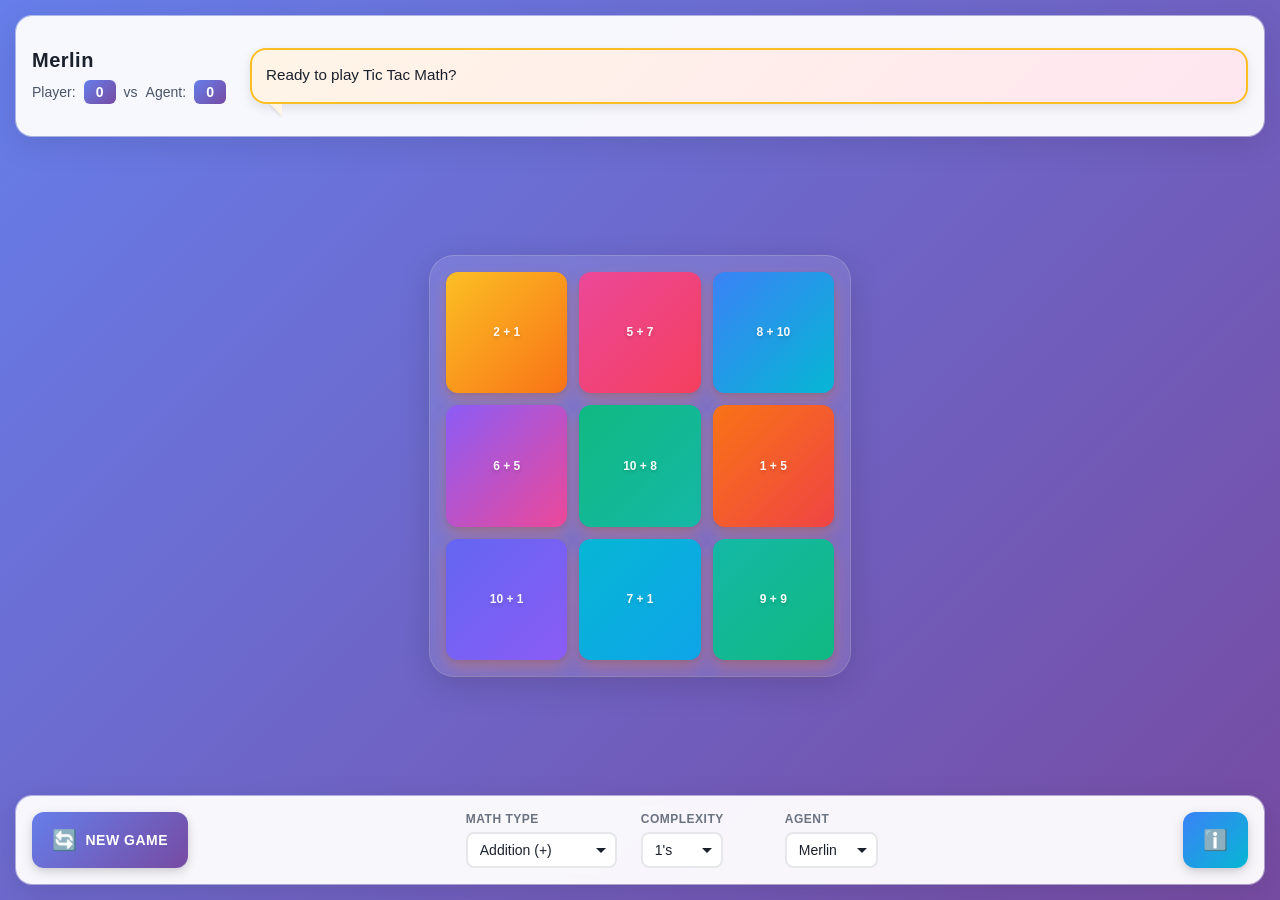
<file: docs/index.html>
<!doctype html>
<html lang="en">
  <head>
    <meta charset="utf-8">
    <meta name="viewport" content="width=device-width, initial-scale=1.0, viewport-fit=cover">
    <meta name="description" content="Tic Tac Math - A fun math game with classic agents">
    <meta name="author" content="Luke Liukonen">
    <meta name="theme-color" content="#6366f1">
    <link rel="apple-touch-icon" href="./img/icon512.png">
    <link rel="manifest" href="manifest.json">
    <link rel="icon" href="./favicon.ico">
    <title>Tic Tac Math</title>
    <link rel="stylesheet" type="text/css" href="./css/game.css">
  </head>
  <body>
    <div id="game-container" class="game-container">
      
      <!-- Agent Stage (Top Row) -->
      <header class="agent-stage">
        <div class="agent-area">
          <div class="agent-placeholder" id="agentPlaceholder">
            <div class="agent-icon">🧙</div>
          </div>
          <div class="agent-info">
            <div class="agent-name" id="agentName">Merlin</div>
            <div class="score-display">
              <span>Player:</span>
              <span class="score-value" id="playerScore">0</span>
              <span class="score-vs">vs</span>
              <span>Agent:</span>
              <span class="score-value" id="agentScore">0</span>
            </div>
          </div>
        </div>
        <div class="speech-bubble" id="speechBubble">
          <div class="speech-content" id="speechContent">
            Ready to play Tic Tac Math?
          </div>
          <div class="speech-tail"></div>
        </div>
      </header>

      <!-- Game Arena (Middle Row) -->
      <main class="game-arena">
        <div class="board" id="gameBoard">
          <!-- 9 cells will be generated here -->
        </div>
      </main>

      <!-- Control Deck (Bottom Row) -->
      <footer class="control-deck">
        <div class="controls-left">
          <button class="btn btn-reset" id="resetBtn" title="Start a new game">
            <span class="btn-icon">🔄</span>
            <span class="btn-label">New Game</span>
          </button>
        </div>
        <div class="controls-center">
          <div class="config-group">
            <label for="mathTypeSelect" class="config-label">Math Type</label>
            <select id="mathTypeSelect" class="config-select">
              <option value="+">Addition (+)</option>
              <option value="-">Subtraction (−)</option>
              <option value="x">Multiplication (×)</option>
              <option value="÷">Division (÷)</option>
            </select>
          </div>
          <div class="config-group">
            <label for="complexitySelect" class="config-label">Complexity</label>
            <select id="complexitySelect" class="config-select">
              <option value="1">1's</option>
              <option value="2">10's</option>
              <option value="3">100's</option>
            </select>
          </div>
          <div class="config-group">
            <label for="agentSelect" class="config-label">Agent</label>
            <select id="agentSelect" class="config-select">
              <option value="Merlin">Merlin</option>
              <option value="Clippy">Clippy</option>
              <option value="Bonzi">Bonzi</option>
              <option value="Genie">Genie</option>
              <option value="Peedy">Peedy</option>
              <option value="Rover">Rover</option>
              <option value="Rocky">Rocky</option>
              <option value="Genius">Genius</option>
              <option value="F1">F1</option>
              <option value="Links">Links</option>
            </select>
          </div>
        </div>
        <div class="controls-right">
          <button class="btn btn-info" id="infoBtn" title="Game info">
            <span class="btn-icon">ℹ️</span>
          </button>
        </div>
      </footer>

    </div>

    <!-- Modal Overlay for Numeric Input -->
    <div class="modal-overlay hidden" id="modalOverlay">
      <div class="modal-content">
        <div class="modal-header">
          <h2 id="modalEquation" class="modal-equation">5 + 3 = ?</h2>
        </div>
        <div class="modal-body">
          <div class="input-display" id="inputDisplay">0</div>
          <div class="numeric-keypad" id="numericKeypad">
            <button class="keypad-btn" data-key="1">1</button>
            <button class="keypad-btn" data-key="2">2</button>
            <button class="keypad-btn" data-key="3">3</button>
            <button class="keypad-btn" data-key="4">4</button>
            <button class="keypad-btn" data-key="5">5</button>
            <button class="keypad-btn" data-key="6">6</button>
            <button class="keypad-btn" data-key="7">7</button>
            <button class="keypad-btn" data-key="8">8</button>
            <button class="keypad-btn" data-key="9">9</button>
            <button class="keypad-btn" data-key="0">0</button>
            <button class="keypad-btn keypad-delete" id="deleteBtn" title="Delete">⌫</button>
            <button class="keypad-btn keypad-clear" id="clearBtn" title="Clear all">C</button>
          </div>
        </div>
        <div class="modal-footer">
          <button class="btn btn-modal-secondary" id="modalCancelBtn">Cancel</button>
          <button class="btn btn-modal-primary" id="modalSubmitBtn">Check Answer</button>
        </div>
      </div>
    </div>

    <!-- Info Modal -->
    <div class="modal-overlay" id="infoModal" style="display: none;">
      <div class="modal-content modal-info">
        <div class="modal-header">
          <h2>Tic Tac Math</h2>
        </div>
        <div class="modal-body">
          <p>A playful math game where you race against a classic Microsoft Agent to solve Tic Tac Toe with math!</p>
          <p><strong>How to Play:</strong></p>
          <ul>
            <li>Tap any empty cell to answer the math equation</li>
            <li>Get three in a row (horizontal, vertical, or diagonal) to win</li>
            <li>The agent will take its turn if you don't win first</li>
          </ul>
          <p><strong>Controls:</strong></p>
          <ul>
            <li>Use the numeric keypad to enter answers</li>
            <li>Customize game settings in the control deck</li>
          </ul>
          <p style="margin-top: 2rem; font-size: 0.875rem; opacity: 0.7;">
            Tic Tac Math © 2024 | Original game by Luke Liukonen<br>
            <a href="https://github.com/liukonen/tictacmath" style="color: inherit;">View on GitHub</a>
          </p>
        </div>
        <div class="modal-footer">
          <button class="btn btn-modal-primary" id="closeInfoBtn">Close</button>
        </div>
      </div>
    </div>

    <!-- jQuery required for Clippy agents -->
    <script src="https://code.jquery.com/jquery-3.6.0.min.js"></script>
    <script src="./clippy/clippy.mod.min.js"></script>
    <script src="./js/agent-manager.js"></script>
    <script src="./js/game.js"></script>
  </body>
</html>
</file>
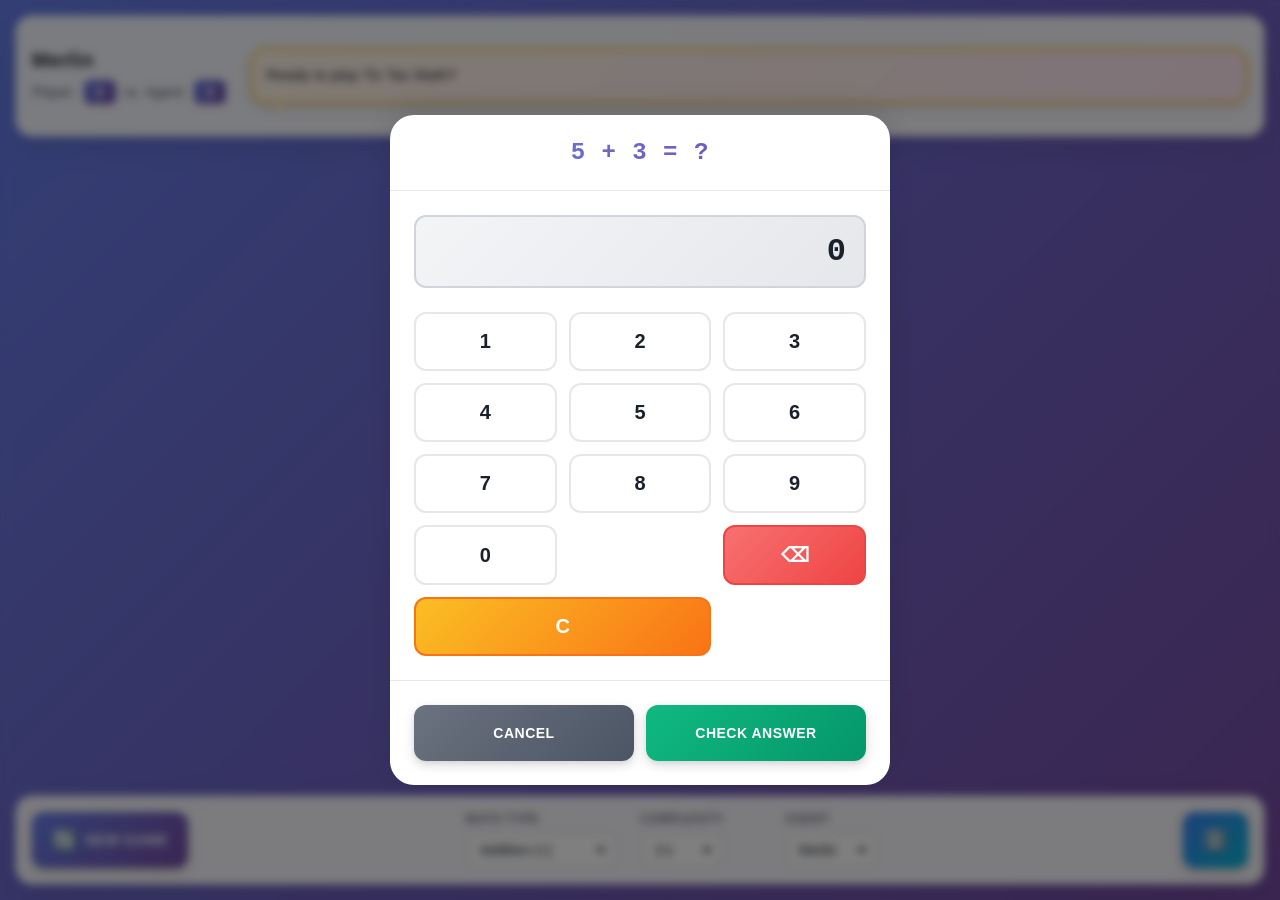
<file: docs/index-og.html>
<!doctype html>
<html lang="en">
  <head>
    <meta charset="utf-8">
    <meta name="viewport" content="width=device-width, initial-scale=1.0, viewport-fit=cover">
    <meta name="description" content="Tic Tac Math - A fun math game with classic agents">
    <meta name="author" content="Luke Liukonen">
    <meta name="theme-color" content="#6366f1">
    <link rel="apple-touch-icon" href="./img/icon512.png">
    <link rel="manifest" href="manifest.json">
    <link rel="icon" href="./favicon.ico">
    <title>Tic Tac Math</title>
    <link rel="stylesheet" type="text/css" href="./css/game.css">
  </head>
  <body>
    <div id="game-container" class="game-container">
      
      <!-- Agent Stage (Top Row) -->
      <header class="agent-stage">
        <div class="agent-area">
          <div class="agent-placeholder" id="agentPlaceholder">
            <div class="agent-icon">🧙</div>
          </div>
          <div class="agent-info">
            <div class="agent-name" id="agentName">Merlin</div>
            <div class="score-display">
              <span>Player:</span>
              <span class="score-value" id="playerScore">0</span>
              <span class="score-vs">vs</span>
              <span>Agent:</span>
              <span class="score-value" id="agentScore">0</span>
            </div>
          </div>
        </div>
        <div class="speech-bubble" id="speechBubble">
          <div class="speech-content" id="speechContent">
            Ready to play Tic Tac Math?
          </div>
          <div class="speech-tail"></div>
        </div>
      </header>

      <!-- Game Arena (Middle Row) -->
      <main class="game-arena">
        <div class="board" id="gameBoard">
          <!-- 9 cells will be generated here -->
        </div>
      </main>

      <!-- Control Deck (Bottom Row) -->
      <footer class="control-deck">
        <div class="controls-left">
          <button class="btn btn-reset" id="resetBtn" title="Start a new game">
            <span class="btn-icon">🔄</span>
            <span class="btn-label">New Game</span>
          </button>
        </div>
        <div class="controls-center">
          <div class="config-group">
            <label for="mathTypeSelect" class="config-label">Math Type</label>
            <select id="mathTypeSelect" class="config-select">
              <option value="+">Addition (+)</option>
              <option value="-">Subtraction (−)</option>
              <option value="x">Multiplication (×)</option>
              <option value="÷">Division (÷)</option>
            </select>
          </div>
          <div class="config-group">
            <label for="complexitySelect" class="config-label">Complexity</label>
            <select id="complexitySelect" class="config-select">
              <option value="1">1's</option>
              <option value="2">10's</option>
              <option value="3">100's</option>
            </select>
          </div>
          <div class="config-group">
            <label for="agentSelect" class="config-label">Agent</label>
            <select id="agentSelect" class="config-select">
              <option value="Merlin">Merlin</option>
              <option value="Clippy">Clippy</option>
              <option value="Bonzi">Bonzi</option>
              <option value="Genie">Genie</option>
              <option value="Peedy">Peedy</option>
              <option value="Rover">Rover</option>
              <option value="Rocky">Rocky</option>
              <option value="Genius">Genius</option>
              <option value="F1">F1</option>
              <option value="Links">Links</option>
            </select>
          </div>
        </div>
        <div class="controls-right">
          <button class="btn btn-info" id="infoBtn" title="Game info">
            <span class="btn-icon">ℹ️</span>
          </button>
        </div>
      </footer>

    </div>

    <!-- Modal Overlay for Numeric Input -->
    <div class="modal-overlay" id="modalOverlay">
      <div class="modal-content">
        <div class="modal-header">
          <h2 id="modalEquation" class="modal-equation">5 + 3 = ?</h2>
        </div>
        <div class="modal-body">
          <div class="input-display" id="inputDisplay">0</div>
          <div class="numeric-keypad" id="numericKeypad">
            <button class="keypad-btn" data-key="1">1</button>
            <button class="keypad-btn" data-key="2">2</button>
            <button class="keypad-btn" data-key="3">3</button>
            <button class="keypad-btn" data-key="4">4</button>
            <button class="keypad-btn" data-key="5">5</button>
            <button class="keypad-btn" data-key="6">6</button>
            <button class="keypad-btn" data-key="7">7</button>
            <button class="keypad-btn" data-key="8">8</button>
            <button class="keypad-btn" data-key="9">9</button>
            <button class="keypad-btn" data-key="0">0</button>
            <button class="keypad-btn keypad-delete" id="deleteBtn" title="Delete">⌫</button>
            <button class="keypad-btn keypad-clear" id="clearBtn" title="Clear all">C</button>
          </div>
        </div>
        <div class="modal-footer">
          <button class="btn btn-modal-secondary" id="modalCancelBtn">Cancel</button>
          <button class="btn btn-modal-primary" id="modalSubmitBtn">Check Answer</button>
        </div>
      </div>
    </div>

    <!-- Info Modal -->
    <div class="modal-overlay" id="infoModal" style="display: none;">
      <div class="modal-content modal-info">
        <div class="modal-header">
          <h2>Tic Tac Math</h2>
        </div>
        <div class="modal-body">
          <p>A playful math game where you race against a classic Microsoft Agent to solve Tic Tac Toe with math!</p>
          <p><strong>How to Play:</strong></p>
          <ul>
            <li>Tap any empty cell to answer the math equation</li>
            <li>Get three in a row (horizontal, vertical, or diagonal) to win</li>
            <li>The agent will take its turn if you don't win first</li>
          </ul>
          <p><strong>Controls:</strong></p>
          <ul>
            <li>Use the numeric keypad to enter answers</li>
            <li>Customize game settings in the control deck</li>
          </ul>
          <p style="margin-top: 2rem; font-size: 0.875rem; opacity: 0.7;">
            Tic Tac Math © 2024 | Original game by Luke Liukonen<br>
            <a href="https://github.com/liukonen/tictacmath" style="color: inherit;">View on GitHub</a>
          </p>
        </div>
        <div class="modal-footer">
          <button class="btn btn-modal-primary" id="closeInfoBtn">Close</button>
        </div>
      </div>
    </div>

    <script src="./js/game.js"></script>
    <script src="./clippy/clippy.mod.min.js"></script>
    <script src="./js/agent-manager.js"></script>
  </body>
</html>
</file>
<file: docs/css/game.css>
/* =====================================================================
   TIC TAC MATH - Vanilla CSS (ES6+)
   A vibrant, playful, tactile game UI
   ===================================================================== */

/* =====================================================================
   Reset & Global Styles
   ===================================================================== */

*,
*::before,
*::after {
  box-sizing: border-box;
  margin: 0;
  padding: 0;
}

html,
body {
  width: 100%;
  height: 100%;
  margin: 0;
  padding: 0;
  font-family: -apple-system, BlinkMacSystemFont, 'Segoe UI', 'Roboto', 'Oxygen',
    'Ubuntu', 'Cantarell', 'Fira Sans', 'Droid Sans', 'Helvetica Neue',
    sans-serif;
  -webkit-font-smoothing: antialiased;
  -moz-osx-font-smoothing: grayscale;
  overflow: visible;
  touch-action: manipulation;
  background: linear-gradient(135deg, #667eea 0%, #764ba2 25%, #f093fb 50%, #4facfe 75%, #00f2fe 100%);
  background-size: 400% 400%;
  animation: gradientShift 15s ease infinite;
}

@keyframes gradientShift {
  0% {
    background-position: 0% 50%;
  }
  50% {
    background-position: 100% 50%;
  }
  100% {
    background-position: 0% 50%;
  }
}

/* =====================================================================
   Game Container & Layout (CSS Grid)
   ===================================================================== */

.game-container {
  display: grid;
  grid-template-rows: auto 1fr auto;
  width: 100vw;
  height: 100dvh;
  gap: 1rem;
  padding: 1rem;
  background: transparent;
}

/* =====================================================================
   Agent Stage (Top Row)
   ===================================================================== */

.agent-stage {
  display: flex;
  align-items: center;
  gap: 1.5rem;
  background: rgba(255, 255, 255, 0.95);
  backdrop-filter: blur(10px);
  border-radius: 1rem;
  padding: 1rem;
  box-shadow: 0 8px 32px rgba(0, 0, 0, 0.1),
    0 0 0 1px rgba(255, 255, 255, 0.5);
  min-height: 120px;
  flex-wrap: wrap;
}

.agent-area {
  display: flex;
  align-items: center;
  gap: 1rem;
  flex: 0 0 auto;
  min-width: fit-content;
}

.agent-placeholder {
  display: none;
  align-items: center;
  justify-content: center;
  width: 80px;
  height: 80px;
  background: linear-gradient(135deg, #667eea 0%, #764ba2 100%);
  border-radius: 50%;
  box-shadow: 0 8px 24px rgba(102, 126, 234, 0.4);
  flex-shrink: 0;
}

.agent-icon {
  font-size: 3rem;
  animation: agentBob 3s ease-in-out infinite;
}

@keyframes agentBob {
  0%,
  100% {
    transform: translateY(0);
  }
  50% {
    transform: translateY(-8px);
  }
}

.agent-placeholder.agent-thinking .agent-icon {
  animation: agentThink 0.6s ease-in-out infinite;
}

@keyframes agentThink {
  0%,
  100% {
    transform: scale(1) rotate(0deg);
  }
  50% {
    transform: scale(1.1) rotate(5deg);
  }
}

.agent-placeholder.agent-celebrating .agent-icon {
  animation: agentCelebrate 0.5s ease-in-out infinite;
}

@keyframes agentCelebrate {
  0%,
  100% {
    transform: scale(1) rotate(0deg);
  }
  25% {
    transform: scale(1.15) rotate(-10deg);
  }
  75% {
    transform: scale(1.15) rotate(10deg);
  }
}

.agent-info {
  display: flex;
  flex-direction: column;
  justify-content: center;
  gap: 0.5rem;
}

.agent-name {
  font-size: 1.25rem;
  font-weight: 700;
  color: #1a202c;
  letter-spacing: 0.5px;
}

.score-display {
  display: flex;
  align-items: center;
  gap: 0.5rem;
  font-size: 0.875rem;
  color: #4a5568;
  font-weight: 500;
}

.score-value {
  display: inline-block;
  min-width: 2rem;
  padding: 0.25rem 0.5rem;
  background: linear-gradient(135deg, #667eea 0%, #764ba2 100%);
  color: white;
  border-radius: 0.375rem;
  font-weight: 700;
  text-align: center;
}

.speech-bubble {
  flex: 1;
  min-width: 250px;
  background: linear-gradient(135deg, #fff5e6 0%, #ffe6f0 100%);
  border-radius: 1rem;
  padding: 1rem;
  box-shadow: inset 0 0 0 2px #fbbf24, 0 4px 12px rgba(0, 0, 0, 0.1);
  position: relative;
  font-size: 0.95rem;
  line-height: 1.5;
  color: #1a202c;
  font-weight: 500;
  word-wrap: break-word;
}

.speech-bubble::after {
  content: '';
  position: absolute;
  bottom: -12px;
  left: 20px;
  width: 0;
  height: 0;
  border: 6px solid transparent;
  border-top-color: #fff5e6;
  border-right-color: #fff5e6;
  filter: drop-shadow(-1px 1px 1px rgba(0, 0, 0, 0.1));
}

.speech-content {
  min-height: 1.5rem;
}

.speech-bubble.bubble-thinking .speech-content::after {
  content: '...';
  animation: bubbleThinking 1s steps(3, end) infinite;
}

@keyframes bubbleThinking {
  0%,
  20% {
    content: '';
  }
  40% {
    content: '.';
  }
  60% {
    content: '..';
  }
  80%,
  100% {
    content: '...';
  }
}

/* =====================================================================
   Game Arena (Middle Row) - The 3x3 Board
   ===================================================================== */

.game-arena {
  display: flex;
  align-items: center;
  justify-content: center;
  flex: 1;
  overflow: hidden;
  padding: 1rem;
}

.board {
  display: grid;
  grid-template-columns: repeat(3, 1fr);
  grid-template-rows: repeat(3, 1fr);
  gap: 0.75rem;
  width: 100%;
  max-width: 420px;
  aspect-ratio: 1;
  padding: 1rem;
  background: rgba(255, 255, 255, 0.1);
  backdrop-filter: blur(10px);
  border-radius: 1.5rem;
  box-shadow: 0 8px 32px rgba(0, 0, 0, 0.15), 0 0 0 1px rgba(255, 255, 255, 0.3);
}

.cell {
  display: flex;
  flex-direction: column;
  align-items: center;
  justify-content: center;
  gap: 0.5rem;
  min-width: 64px;
  min-height: 64px;
  padding: 1rem;
  background: linear-gradient(135deg, #fbbf24 0%, #f97316 100%);
  border: none;
  border-radius: 0.75rem;
  font-size: 1.25rem;
  font-weight: 700;
  color: white;
  cursor: pointer;
  touch-action: manipulation;
  transition: all 0.2s cubic-bezier(0.34, 1.56, 0.64, 1);
  box-shadow: 0 8px 16px rgba(249, 115, 22, 0.3), 0 2px 4px rgba(0, 0, 0, 0.1);
  position: relative;
  overflow: hidden;
  text-shadow: 0 2px 4px rgba(0, 0, 0, 0.2);
}

/* Gradient variations for visual interest */
.cell:nth-child(1) {
  background: linear-gradient(135deg, #fbbf24 0%, #f97316 100%);
}

.cell:nth-child(2) {
  background: linear-gradient(135deg, #ec4899 0%, #f43f5e 100%);
}

.cell:nth-child(3) {
  background: linear-gradient(135deg, #3b82f6 0%, #06b6d4 100%);
}

.cell:nth-child(4) {
  background: linear-gradient(135deg, #8b5cf6 0%, #ec4899 100%);
}

.cell:nth-child(5) {
  background: linear-gradient(135deg, #10b981 0%, #14b8a6 100%);
}

.cell:nth-child(6) {
  background: linear-gradient(135deg, #f97316 0%, #ef4444 100%);
}

.cell:nth-child(7) {
  background: linear-gradient(135deg, #6366f1 0%, #8b5cf6 100%);
}

.cell:nth-child(8) {
  background: linear-gradient(135deg, #06b6d4 0%, #0ea5e9 100%);
}

.cell:nth-child(9) {
  background: linear-gradient(135deg, #14b8a6 0%, #10b981 100%);
}

/* Cell hover state */
.cell:not(.cell-taken):hover {
  transform: translateY(-4px) scale(1.02);
  box-shadow: 0 16px 32px rgba(0, 0, 0, 0.2), 0 2px 4px rgba(0, 0, 0, 0.1);
}

/* Cell active/pressed state */
.cell:not(.cell-taken):active {
  transform: translateY(-1px) scale(0.99);
  box-shadow: 0 4px 8px rgba(0, 0, 0, 0.15), 0 2px 4px rgba(0, 0, 0, 0.1);
}

/* Cell taken - disabled state */
.cell-taken {
  cursor: not-allowed;
  opacity: 0.9;
}

.cell.cell-player {
  background: linear-gradient(135deg, #34d399 0%, #10b981 100%) !important;
}

.cell.cell-agent {
  background: linear-gradient(135deg, #f87171 0%, #ef4444 100%) !important;
}

/* Cell content */
.cell-equation {
  font-size: 0.75rem;
  font-weight: 600;
  opacity: 0.95;
  line-height: 1.2;
}

.cell-token {
  font-size: 1.75rem;
  font-weight: 700;
  animation: tokenAppear 0.4s cubic-bezier(0.34, 1.56, 0.64, 1);
}

@keyframes tokenAppear {
  0% {
    transform: scale(0) rotate(-180deg);
    opacity: 0;
  }
  100% {
    transform: scale(1) rotate(0);
    opacity: 1;
  }
}

/* Responsive: Smaller screens */
@media (max-width: 480px) {
  .board {
    max-width: 100%;
    gap: 0.5rem;
    padding: 0.75rem;
  }

  .cell {
    font-size: 1rem;
    min-width: 56px;
    min-height: 56px;
    padding: 0.75rem;
  }

  .cell-equation {
    font-size: 0.65rem;
  }

  .cell-token {
    font-size: 1.5rem;
  }
}

/* =====================================================================
   Control Deck (Bottom Row)
   ===================================================================== */

.control-deck {
  display: flex;
  align-items: center;
  justify-content: space-between;
  gap: 1rem;
  background: rgba(255, 255, 255, 0.95);
  backdrop-filter: blur(10px);
  border-radius: 1rem;
  padding: 1rem;
  box-shadow: 0 8px 32px rgba(0, 0, 0, 0.1), 0 0 0 1px rgba(255, 255, 255, 0.5);
  flex-wrap: wrap;
  min-height: 70px;
}

.controls-left,
.controls-right {
  display: flex;
  gap: 0.5rem;
}

.controls-center {
  display: flex;
  align-items: center;
  gap: 1.5rem;
  flex: 1;
  min-width: 300px;
  justify-content: center;
  flex-wrap: wrap;
}

.config-group {
  display: flex;
  flex-direction: column;
  gap: 0.375rem;
  align-items: flex-start;
  min-width: 120px;
}

.config-label {
  font-size: 0.75rem;
  font-weight: 600;
  color: #6b7280;
  text-transform: uppercase;
  letter-spacing: 0.5px;
}

.config-select {
  padding: 0.5rem 0.75rem;
  border: 2px solid #e5e7eb;
  border-radius: 0.5rem;
  background: white;
  color: #1a202c;
  font-size: 0.875rem;
  font-weight: 500;
  cursor: pointer;
  touch-action: manipulation;
  transition: all 0.2s ease;
  appearance: none;
  background-image: url("data:image/svg+xml,%3Csvg xmlns='http://www.w3.org/2000/svg' width='12' height='12' viewBox='0 0 12 12'%3E%3Cpath fill='%231a202c' d='M6 9L1 4h10z'/%3E%3C/svg%3E");
  background-repeat: no-repeat;
  background-position: right 0.5rem center;
  padding-right: 2rem;
}

.config-select:hover {
  border-color: #667eea;
  box-shadow: 0 0 0 3px rgba(102, 126, 234, 0.1);
}

.config-select:focus {
  outline: none;
  border-color: #667eea;
  box-shadow: 0 0 0 3px rgba(102, 126, 234, 0.2);
}

/* =====================================================================
   Buttons
   ===================================================================== */

.btn {
  display: flex;
  align-items: center;
  justify-content: center;
  gap: 0.5rem;
  min-width: 56px;
  min-height: 56px;
  padding: 0.75rem 1.25rem;
  border: none;
  border-radius: 0.75rem;
  font-size: 0.875rem;
  font-weight: 600;
  color: white;
  cursor: pointer;
  touch-action: manipulation;
  transition: all 0.2s cubic-bezier(0.34, 1.56, 0.64, 1);
  box-shadow: 0 4px 12px rgba(0, 0, 0, 0.15), 0 2px 4px rgba(0, 0, 0, 0.05);
  white-space: nowrap;
  text-transform: uppercase;
  letter-spacing: 0.5px;
}

.btn:hover:not(:disabled) {
  transform: translateY(-2px);
  box-shadow: 0 8px 20px rgba(0, 0, 0, 0.2), 0 2px 4px rgba(0, 0, 0, 0.05);
}

.btn:active:not(:disabled) {
  transform: translateY(0);
  box-shadow: 0 2px 8px rgba(0, 0, 0, 0.15), 0 1px 2px rgba(0, 0, 0, 0.05);
}

.btn-icon {
  font-size: 1.25rem;
}

.btn-label {
  display: none;
}

@media (min-width: 640px) {
  .btn-label {
    display: inline;
  }
}

.btn-reset {
  background: linear-gradient(135deg, #667eea 0%, #764ba2 100%);
}

.btn-reset:hover:not(:disabled) {
  background: linear-gradient(135deg, #5568d3 0%, #68408a 100%);
}

.btn-info {
  background: linear-gradient(135deg, #3b82f6 0%, #06b6d4 100%);
  min-width: 48px;
}

.btn-info:hover:not(:disabled) {
  background: linear-gradient(135deg, #2563eb 0%, #0891b2 100%);
}

.btn:disabled {
  opacity: 0.5;
  cursor: not-allowed;
}

/* =====================================================================
   Modal Overlay & Input
   ===================================================================== */

.modal-overlay {
  position: fixed;
  top: 0;
  left: 0;
  width: 100%;
  height: 100%;
  background: rgba(0, 0, 0, 0.5);
  backdrop-filter: blur(4px);
  display: flex;
  align-items: flex-end;
  justify-content: center;
  z-index: 1000;
  animation: modalSlideUp 0.3s ease;
}

.modal-overlay.hidden {
  display: none;
}

@keyframes modalSlideUp {
  from {
    opacity: 0;
  }
  to {
    opacity: 1;
  }
}

.modal-content {
  width: 100%;
  max-width: 100%;
  background: white;
  border-radius: 2rem 2rem 0 0;
  box-shadow: 0 -8px 32px rgba(0, 0, 0, 0.1);
  display: flex;
  flex-direction: column;
  gap: 0;
  max-height: 90vh;
  overflow-y: auto;
  animation: modalContentSlideUp 0.3s cubic-bezier(0.34, 1.56, 0.64, 1);
}

@keyframes modalContentSlideUp {
  from {
    transform: translateY(100%);
  }
  to {
    transform: translateY(0);
  }
}

@media (min-width: 640px) {
  .modal-overlay {
    align-items: center;
  }

  .modal-content {
    width: 90%;
    max-width: 500px;
    border-radius: 1.5rem;
    max-height: 90vh;
  }
}

.modal-header {
  padding: 1.5rem;
  border-bottom: 1px solid #e5e7eb;
  text-align: center;
}

.modal-header h2 {
  font-size: 1.5rem;
  font-weight: 700;
  color: #1a202c;
  margin: 0;
}

.modal-equation {
  font-family: 'Courier New', monospace;
  font-size: 1.5rem;
  letter-spacing: 1px;
  background: linear-gradient(135deg, #667eea 0%, #764ba2 100%);
  -webkit-background-clip: text;
  -webkit-text-fill-color: transparent;
  background-clip: text;
}

.modal-body {
  padding: 1.5rem;
  flex: 1;
  display: flex;
  flex-direction: column;
  gap: 1.5rem;
}

.input-display {
  width: 100%;
  padding: 1rem;
  background: linear-gradient(135deg, #f3f4f6 0%, #e5e7eb 100%);
  border: 2px solid #d1d5db;
  border-radius: 0.75rem;
  font-size: 2rem;
  font-weight: 700;
  color: #1a202c;
  text-align: right;
  font-family: 'Courier New', monospace;
  letter-spacing: 2px;
  min-height: 60px;
  display: flex;
  align-items: center;
  justify-content: flex-end;
}

.numeric-keypad {
  display: grid;
  grid-template-columns: repeat(3, 1fr);
  gap: 0.75rem;
}

.keypad-btn {
  padding: 1rem;
  border: 2px solid #e5e7eb;
  border-radius: 0.75rem;
  background: white;
  color: #1a202c;
  font-size: 1.25rem;
  font-weight: 700;
  cursor: pointer;
  touch-action: manipulation;
  transition: all 0.2s ease;
  user-select: none;
}

.keypad-btn:hover {
  border-color: #667eea;
  background: linear-gradient(135deg, #f3f4f6 0%, #e5e7eb 100%);
  transform: translateY(-2px);
  box-shadow: 0 4px 12px rgba(102, 126, 234, 0.2);
}

.keypad-btn:active {
  transform: translateY(0);
  box-shadow: 0 2px 4px rgba(102, 126, 234, 0.1);
}

.keypad-delete {
  grid-column: 3;
  background: linear-gradient(135deg, #f87171 0%, #ef4444 100%);
  color: white;
  border-color: #ef4444;
}

.keypad-delete:hover {
  background: linear-gradient(135deg, #f87171 0%, #dc2626 100%);
  border-color: #dc2626;
  box-shadow: 0 4px 12px rgba(239, 68, 68, 0.2);
}

.keypad-clear {
  grid-column: 1 / 3;
  background: linear-gradient(135deg, #fbbf24 0%, #f97316 100%);
  color: white;
  border-color: #f97316;
}

.keypad-clear:hover {
  background: linear-gradient(135deg, #fbbf24 0%, #ea580c 100%);
  border-color: #ea580c;
  box-shadow: 0 4px 12px rgba(249, 115, 22, 0.2);
}

.modal-footer {
  padding: 1.5rem;
  border-top: 1px solid #e5e7eb;
  display: flex;
  gap: 0.75rem;
  justify-content: flex-end;
}

.btn-modal-primary {
  background: linear-gradient(135deg, #10b981 0%, #059669 100%);
  flex: 1;
}

.btn-modal-primary:hover {
  background: linear-gradient(135deg, #047857 0%, #065f46 100%);
}

.btn-modal-secondary {
  background: linear-gradient(135deg, #6b7280 0%, #4b5563 100%);
  flex: 1;
}

.btn-modal-secondary:hover {
  background: linear-gradient(135deg, #4b5563 0%, #374151 100%);
}

/* Info modal styling */
.modal-info .modal-body {
  font-size: 0.95rem;
  line-height: 1.6;
  color: #4a5568;
}

.modal-info .modal-body p {
  margin: 0;
}

.modal-info .modal-body ul {
  margin: 1rem 0 0 1.5rem;
  padding: 0;
}

.modal-info .modal-body li {
  margin-bottom: 0.5rem;
}

.modal-info .modal-body a {
  color: #667eea;
  text-decoration: none;
  font-weight: 600;
}

.modal-info .modal-body a:hover {
  text-decoration: underline;
}

/* =====================================================================
   Responsive Design
   ===================================================================== */

@media (max-width: 640px) {
  .game-container {
    gap: 0.75rem;
    padding: 0.75rem;
  }

  .agent-stage {
    padding: 0.75rem;
    min-height: 100px;
    gap: 1rem;
  }

  .agent-placeholder {
    width: 70px;
    height: 70px;
  }

  .agent-icon {
    font-size: 2.5rem;
  }

  .agent-name {
    font-size: 1.1rem;
  }

  .speech-bubble {
    font-size: 0.875rem;
    padding: 0.75rem;
    min-width: 100%;
  }

  .control-deck {
    padding: 0.75rem;
    gap: 0.75rem;
    min-height: auto;
  }

  .controls-center {
    min-width: 100%;
    gap: 1rem;
  }

  .config-group {
    min-width: 80px;
    flex: 1;
  }

  .btn {
    min-width: 48px;
    min-height: 48px;
    padding: 0.625rem 1rem;
    font-size: 0.75rem;
  }
}

@media (max-width: 380px) {
  .agent-area {
    flex-direction: column;
    gap: 0.5rem;
    align-items: flex-start;
    width: 100%;
  }

  .agent-info {
    width: 100%;
  }

  .speech-bubble {
    width: 100%;
  }

  .controls-center {
    gap: 0.75rem;
  }

  .config-group {
    min-width: 70px;
  }

  .config-select {
    font-size: 0.8rem;
    padding: 0.375rem 0.5rem;
    padding-right: 1.5rem;
  }
}

/* =====================================================================
   Clippy.js Agent Styling
   ===================================================================== */

/* Main Clippy container - MUST be absolute/fixed for moveTo() to work */
.clippy {
  position: fixed !important;
  z-index: 10000 !important;
  opacity: 1 !important;
  visibility: visible !important;
  display: block !important;
  pointer-events: auto !important;
}

/* Ensure all Clippy children are visible */
.clippy * {
  visibility: visible !important;
  opacity: 1 !important;
}

.clippy-window {
  z-index: 10000 !important;
  opacity: 1 !important;
  visibility: visible !important;
  display: block !important;
}

/* Clippy balloon (speech bubble) */
.clippy-balloon {
  z-index: 10001 !important;
  opacity: 1 !important;
  visibility: visible !important;
  display: block !important;
}

/* Clippy tip (pointer) */
.clippy-tip {
  z-index: 10000 !important;
  opacity: 1 !important;
  visibility: visible !important;
  display: block !important;
}

/* Clippy content */
.clippy-content {
  z-index: 10000 !important;
  opacity: 1 !important;
  visibility: visible !important;
  display: block !important;
}

/* Canvas for agent sprites */
canvas {
  z-index: 10000 !important;
  opacity: 1 !important;
  visibility: visible !important;
}

/* Agent container */
#clippy,
[data-clippy-type="agent"],
.agent-container {
  z-index: 10000 !important;
}
</file>
